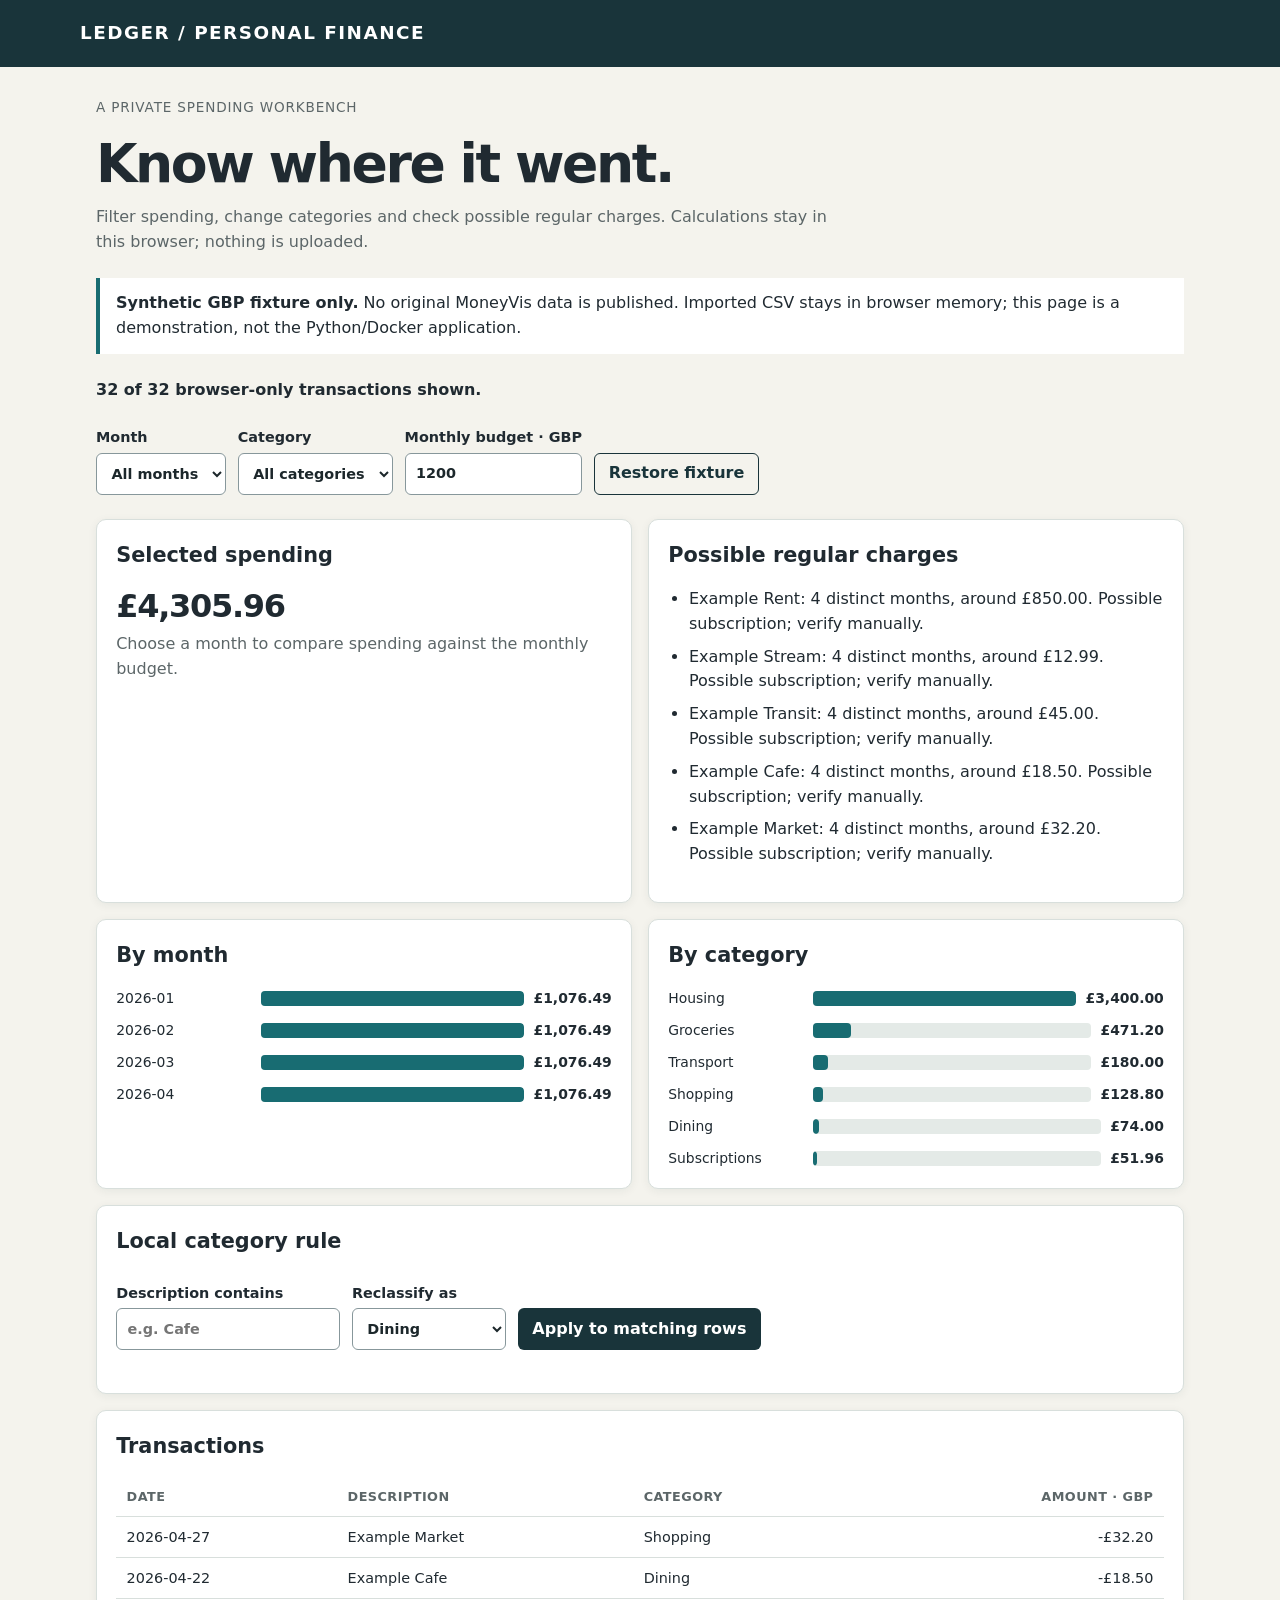
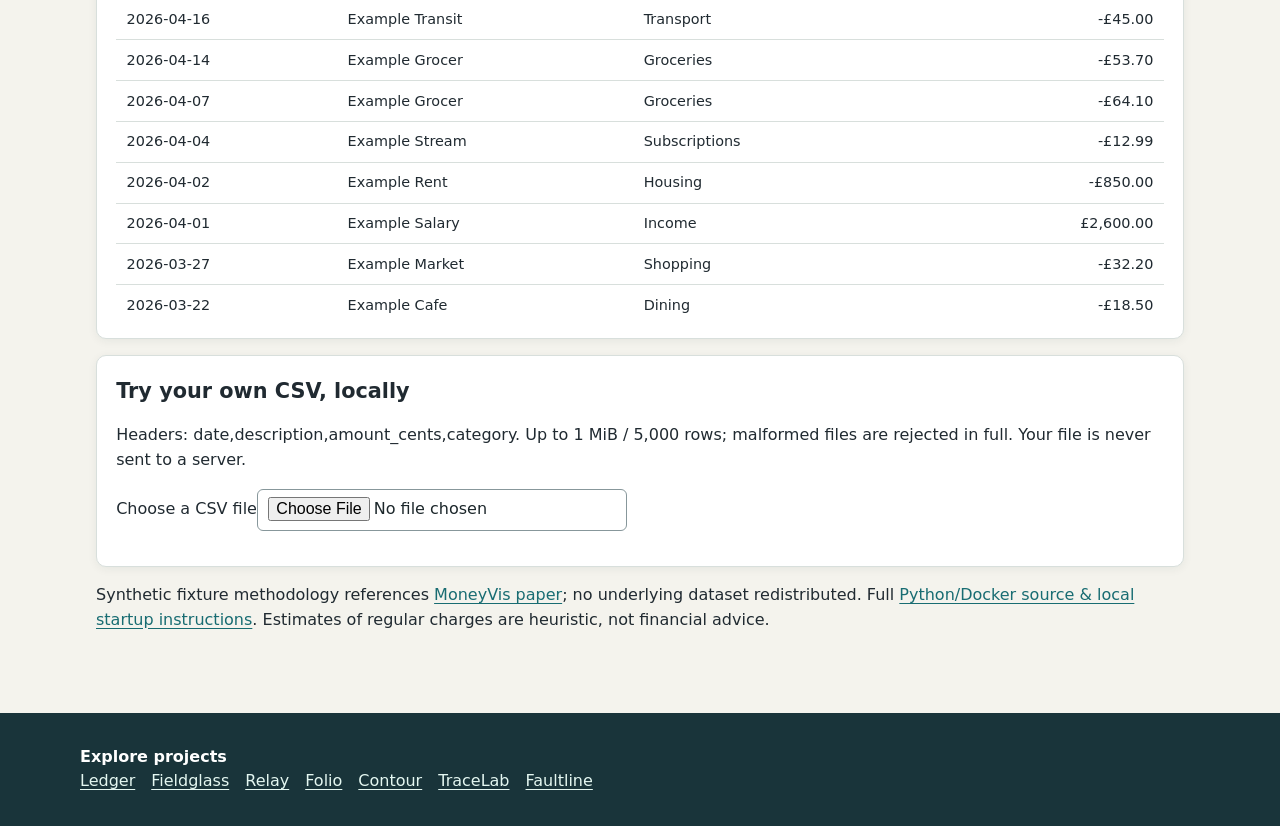
<file: docs/index.html>
<!doctype html><html lang="en"><head><meta charset="utf-8"><meta name="viewport" content="width=device-width,initial-scale=1"><title>Ledger — browser spending workbench</title><meta name="description" content="Explore synthetic GBP transactions with budgets, category rules and local CSV import."><link rel="stylesheet" href="./style.css"><script src="./app.js" defer></script></head><body><a class="skip" href="#main">Skip to workbench</a><header class="top"><span class="brand">Ledger / personal finance</span></header><main id="main" class="shell"><p class="tag">A private spending workbench</p><h1>Know where it went.</h1><p class="intro">Filter spending, change categories and check possible regular charges. Calculations stay in this browser; nothing is uploaded.</p><div class="disclosure"><strong>Synthetic GBP fixture only.</strong> No original MoneyVis data is published. Imported CSV stays in browser memory; this page is a demonstration, not the Python/Docker application.</div><p id="status" class="status" role="status">Loading fixture…</p><div class="controls"><label for="month">Month<select id="month"><option value="all">All months</option></select></label><label for="category">Category<select id="category"><option value="all">All categories</option></select></label><label for="budget">Monthly budget · GBP<input id="budget" type="number" min="0" max="1000000" step="0.01" value="1200"></label><button id="reset" class="secondary" type="button">Restore fixture</button></div><div class="grid"><section class="panel" aria-labelledby="total-title"><h2 id="total-title">Selected spending</h2><div id="total" class="metric">—</div><p id="budget-alert" role="status"></p></section><section class="panel" aria-labelledby="recurring-title"><h2 id="recurring-title">Possible regular charges</h2><div id="recurring"></div></section><section class="panel" aria-labelledby="monthly-title"><h2 id="monthly-title">By month</h2><div id="monthly" class="bars"></div></section><section class="panel" aria-labelledby="category-title"><h2 id="category-title">By category</h2><div id="categories" class="bars"></div></section><section class="panel wide" aria-labelledby="rules-title"><h2 id="rules-title">Local category rule</h2><div class="controls"><label for="rule-pattern">Description contains<input id="rule-pattern" type="text" maxlength="80" placeholder="e.g. Cafe"></label><label for="rule-category">Reclassify as<select id="rule-category"></select></label><button id="apply-rule" type="button">Apply to matching rows</button></div><p id="rule-status" role="status"></p></section><section class="panel wide" aria-labelledby="transactions-title"><h2 id="transactions-title">Transactions</h2><div class="scroll"><table><caption class="visually-hidden">Filtered browser-only transactions in GBP</caption><thead><tr><th scope="col">Date</th><th scope="col">Description</th><th scope="col">Category</th><th class="num" scope="col">Amount · GBP</th></tr></thead><tbody id="transactions"></tbody></table></div></section><section class="panel wide" aria-labelledby="import-title"><h2 id="import-title">Try your own CSV, locally</h2><p>Headers: date,description,amount_cents,category. Up to 1 MiB / 5,000 rows; malformed files are rejected in full. Your file is never sent to a server.</p><label for="csv-file">Choose a CSV file<input id="csv-file" type="file" accept=".csv,text/csv"></label><p id="import-status" role="status"></p></section></div><p class="source">Synthetic fixture methodology references <a href="https://doi.org/10.2312/evs.20231052">MoneyVis paper</a>; no underlying dataset redistributed. Full <a href="https://github.com/skuraganti/personal-spending-tracker">Python/Docker source &amp; local startup instructions</a>. Estimates of regular charges are heuristic, not financial advice.</p></main><footer class="timeline-footer"><strong>Explore projects</strong><nav aria-label="Portfolio projects"><a href="https://skuraganti.github.io/personal-spending-tracker/">Ledger</a><a href="https://skuraganti.github.io/live-earth-dashboard/">Fieldglass</a><a href="https://skuraganti.github.io/data-pipeline-monitor/">Relay</a><a href="https://skuraganti.github.io/private-ai-knowledge-engine/">Folio</a><a href="https://skuraganti.github.io/ai-codebase-explorer/">Contour</a><a href="https://skuraganti.github.io/ai-agent-evaluation-lab/">TraceLab</a><a href="https://skuraganti.github.io/ai-incident-investigator/">Faultline</a></nav></footer></body></html>
</file>
<file: docs/style.css>
*{box-sizing:border-box}html{scroll-behavior:smooth}body{margin:0;background:var(--bg,#f4f3ed);color:var(--ink,#202a31);font:16px/1.55 system-ui,-apple-system,"Segoe UI",sans-serif}a{color:var(--accent,#186c72);text-underline-offset:3px}a:focus-visible,button:focus-visible,input:focus-visible,select:focus-visible{outline:3px solid #b85825;outline-offset:3px}.skip{position:absolute;left:-9999px;top:0;padding:1rem;background:#fff;z-index:20}.skip:focus{left:1rem}.top{background:var(--dark,#19343a);color:#fff;padding:1.2rem max(1rem,calc((100vw - 1120px)/2));display:flex;align-items:center;justify-content:space-between;gap:1rem;flex-wrap:wrap}.top a{color:#fff}.brand{font-size:1.15rem;font-weight:800;letter-spacing:.08em;text-transform:uppercase}.tag{font-size:.85rem;letter-spacing:.06em;text-transform:uppercase;color:var(--muted,#5c6668)}.top .tag{color:#e0ebe8}.shell{max-width:1120px;margin:auto;padding:1.5rem 1rem 4rem}h1{font-size:clamp(2rem,5vw,3.35rem);letter-spacing:-.045em;line-height:1.12;margin:.25rem 0 .65rem}h2{font-size:1.3rem;margin:0 0 1rem}h3{font-size:1rem;margin:.3rem 0}p{margin:.4rem 0 1rem}.intro{max-width:760px;color:var(--muted,#5c6668)}.disclosure{border-left:4px solid var(--accent,#186c72);padding:.8rem 1rem;background:var(--panel,#fff);margin:1.5rem 0}.controls{display:flex;align-items:end;flex-wrap:wrap;gap:.75rem;margin:1.5rem 0}.controls label,.field{display:grid;gap:.25rem;font-weight:600;font-size:.9rem}.controls input,.controls select,input,select,button{font:inherit}input,select{min-height:42px;max-width:100%;padding:.45rem .65rem;border:1px solid #87979b;border-radius:6px;background:#fff;color:#1c272b}button{min-height:42px;padding:.48rem .85rem;background:var(--dark,#19343a);color:#fff;border:1px solid transparent;border-radius:6px;cursor:pointer;font-weight:650}button:hover{filter:brightness(1.18)}button:disabled{opacity:.55;cursor:not-allowed}.secondary{background:transparent;color:var(--dark,#19343a);border-color:var(--dark,#19343a)}.grid{display:grid;grid-template-columns:repeat(2,minmax(0,1fr));gap:1rem;margin:1rem 0}.panel{min-width:0;padding:1.2rem;background:var(--panel,#fff);border:1px solid var(--line,#d8dfdc);border-radius:10px;box-shadow:0 2px 10px #152c3010}.wide{grid-column:1/-1}.metric{font-size:2rem;letter-spacing:-.04em;font-weight:750;line-height:1.2}.muted,small{color:var(--muted,#5c6668)}.scroll{overflow:auto;max-height:440px}table{border-collapse:collapse;width:100%;font-size:.9rem}th{text-align:left;color:var(--muted,#5c6668);font-size:.8rem;text-transform:uppercase;letter-spacing:.035em}th,td{padding:.55rem .65rem;border-bottom:1px solid var(--line,#d8dfdc);vertical-align:top}tbody tr:hover{background:#eeeeea}td.num,th.num{font-variant-numeric:tabular-nums;text-align:right}.bars{display:grid;gap:.65rem}.bar-row{display:grid;grid-template-columns:minmax(80px,135px) 1fr auto;align-items:center;gap:.6rem;font-size:.87rem}.track{height:15px;background:#e4eae7;border-radius:4px;overflow:hidden}.fill{display:block;height:100%;min-width:2px;background:var(--accent,#186c72);border-radius:0 4px 4px 0}.bar-row:focus-visible{outline:2px solid #b85825}pre{font:12px/1.5 ui-monospace,SFMono-Regular,monospace;white-space:pre-wrap;overflow-wrap:anywhere;background:#15242a;color:#e8f1ed;padding:1rem;max-height:370px;overflow:auto;border-radius:6px}.list{padding-left:1.3rem}.list li{margin:.5rem 0}.timeline-footer{background:var(--dark,#19343a);color:#fff;padding:2rem max(1rem,calc((100vw - 1120px)/2))}.timeline-footer a{color:#e4f7f1}.timeline-footer nav{display:flex;flex-wrap:wrap;gap:.5rem 1rem}.timeline-footer p{max-width:800px}.status{min-height:1.5rem;font-weight:600}.error{color:#9b2721}.good{color:#14603e}.pill{display:inline-block;padding:.1rem .5rem;border-radius:100px;background:#e5eee9;font-size:.8rem;font-weight:650}.source{overflow-wrap:anywhere}.visually-hidden{position:absolute;clip:rect(0,0,0,0);width:1px;height:1px;overflow:hidden;white-space:nowrap}@media(max-width:700px){.grid{grid-template-columns:1fr}.bar-row{grid-template-columns:90px 1fr auto}.shell{padding-top:1rem}.top{padding:1rem}.controls>*{flex:1 1 145px}.scroll{max-height:350px}}@media(max-width:390px){.metric{font-size:1.65rem}.bar-row{grid-template-columns:75px 1fr auto;font-size:.76rem}th,td{padding:.4rem}}@media(prefers-reduced-motion:reduce){html{scroll-behavior:auto}*{animation-duration:.01ms!important;transition-duration:.01ms!important}}

/* Keep source hashes, evidence IDs and long document titles within narrow screens. */
body{overflow-wrap:anywhere}.controls>*{min-width:0;max-width:100%}.controls select,.controls input:not([type=checkbox]):not([type=range]){min-width:0;width:100%}.controls label{overflow-wrap:anywhere}.panel table{max-width:100%}svg [role=button]:focus-visible{stroke:#9b351f;stroke-width:4;outline:2px solid #9b351f;outline-offset:3px}
</file>
